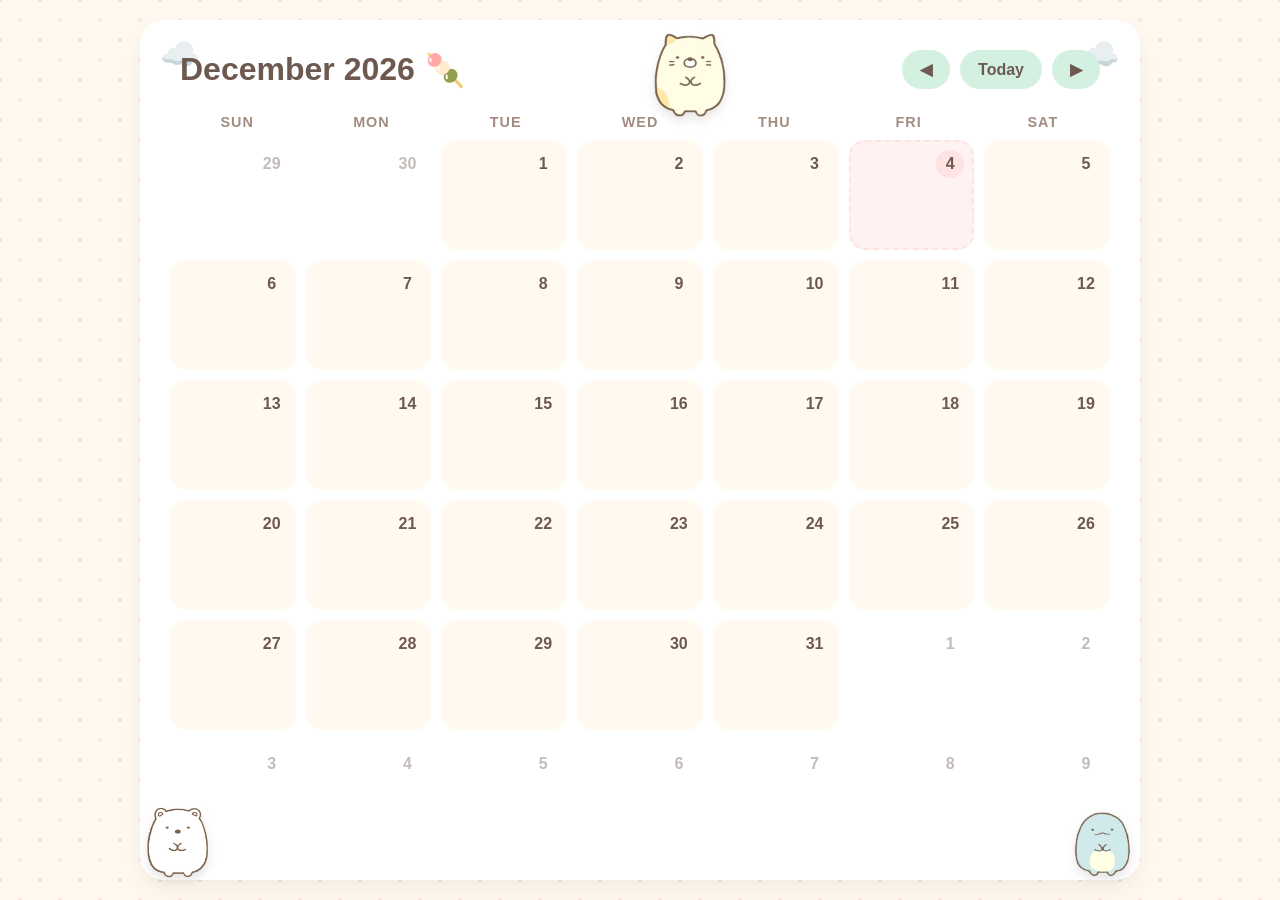
<file: index.html>
<!DOCTYPE html>
<html lang="en">
<head>
    <meta charset="UTF-8">
    <meta name="viewport" content="width=device-width, initial-scale=1.0">
    <title>Sumikko Calendar 🍡☁️</title>
    <!-- Link to external CSS file -->
    <link rel="stylesheet" href="style.css">
</head>
<body>

    <div class="app-container">

        <!-- Sumikko Gurashi Character Images -->
        <img src="./shirokuma.png" alt="Shirokuma" class="sumikko-mascot mascot-bottom-left">
        <img src="./tokage.png" alt="Tokage" class="sumikko-mascot mascot-bottom-right">
        <img src="./neko.png" alt="Neko" class="sumikko-mascot mascot-top-peek">

        <header>
            <div class="header-title">
                <span id="monthYearDisplay">Month Year</span> 🍡
            </div>
            <div class="header-nav">
                <button class="btn-nav" id="btnPrev">◀</button>
                <button class="btn-today" id="btnToday">Today</button>
                <button class="btn-nav" id="btnNext">▶</button>
            </div>
        </header>

        <div class="calendar-weekdays">
            <div>Sun</div><div>Mon</div><div>Tue</div><div>Wed</div><div>Thu</div><div>Fri</div><div>Sat</div>
        </div>

        <div class="calendar-grid" id="calendarGrid"></div>
    </div>

    <div class="modal-overlay" id="eventModal">
        <div class="modal-content">
            <div class="modal-header">
                <h3 id="modalTitle">🌟 Add New Event</h3>
                <button class="close-btn" id="btnCloseModal">✖</button>
            </div>

            <form id="eventForm">
                <input type="hidden" id="eventId">

                <div class="form-group">
                    <label for="eventTitle">Title</label>
                    <input type="text" id="eventTitle" class="form-control" placeholder="Tea party with Shirokuma..." required>
                </div>

                <div class="form-group" style="display: flex; gap: 10px;">
                    <div style="flex: 1;">
                        <label for="eventDate">Date</label>
                        <input type="date" id="eventDate" class="form-control" required>
                    </div>
                    <div style="flex: 1;">
                        <label for="eventTime">Time (Optional)</label>
                        <input type="time" id="eventTime" class="form-control">
                    </div>
                </div>

                <div class="form-group">
                    <label for="eventDesc">Description</label>
                    <textarea id="eventDesc" class="form-control" placeholder="Bring tapioca pearls..."></textarea>
                </div>

                <div class="form-group">
                    <label>Tag Color</label>
                    <div class="color-picker" id="colorPicker">
                        <div class="color-option selected" data-color="var(--baby-blue)" style="background-color: var(--baby-blue);"></div>
                        <div class="color-option" data-color="var(--blush-pink)" style="background-color: var(--blush-pink);"></div>
                        <div class="color-option" data-color="var(--mint-green)" style="background-color: var(--mint-green);"></div>
                        <div class="color-option" data-color="var(--butter-yellow)" style="background-color: var(--butter-yellow);"></div>
                        <div class="color-option" data-color="var(--lavender)" style="background-color: var(--lavender);"></div>
                    </div>
                </div>

                <div class="modal-actions">
                    <button type="button" class="btn btn-delete" id="btnDeleteEvent">Delete</button>
                    <button type="submit" class="btn btn-save" id="btnSaveEvent">Save 🐾</button>
                </div>
            </form>
        </div>
    </div>

    <!-- Link to external JS file -->
    <script src="script.js"></script>
</body>
</html>
</file>
<file: style.css>
/* =========================================
   Sumikko Gurashi Inspired Color Palette & CSS Variables
   ========================================= */
:root {
    --bg-color: #FFF9F0;         /* Soft Cream Background */
    --text-color: #6D5950;       /* Warm Dark Brown for text */
    --text-light: #A38C82;       /* Lighter brown for secondary text */
    --surface-color: #FFFFFF;    /* Pure white for containers */

    /* Pastel Palette */
    --mint-green: #D4F0E1;
    --blush-pink: #FFE2E2;
    --baby-blue: #D6E8EE;
    --lavender: #E4D8F3;
    --butter-yellow: #FFF3C7;

    /* UI Elements */
    --border-radius-lg: 24px;
    --border-radius-md: 16px;
    --border-radius-sm: 8px;
    --shadow: 0 10px 25px rgba(109, 89, 80, 0.08);
    --shadow-hover: 0 12px 30px rgba(109, 89, 80, 0.15);
    --transition: all 0.3s cubic-bezier(0.25, 0.8, 0.25, 1);
}

/* =========================================
   Global Styles & Typography
   ========================================= */
* {
    box-sizing: border-box;
    margin: 0;
    padding: 0;
}

body {
    /* Using standard rounded fallback fonts for zero external dependencies */
    font-family: "Varela Round", "Nunito", "Quicksand", "Comic Sans MS", "Arial Rounded MT Bold", sans-serif;
    background-color: var(--bg-color);
    color: var(--text-color);
    display: flex;
    justify-content: center;
    align-items: flex-start;
    min-height: 100vh;
    padding: 20px;
    background-image: 
        radial-gradient(var(--blush-pink) 2px, transparent 2px),
        radial-gradient(var(--baby-blue) 2px, transparent 2px);
    background-size: 40px 40px;
    background-position: 0 0, 20px 20px;
}

button {
    font-family: inherit;
    cursor: pointer;
    border: none;
    outline: none;
    color: var(--text-color);
    transition: var(--transition);
}

/* =========================================
   Main App Layout
   ========================================= */
.app-container {
    background-color: var(--surface-color);
    width: 100%;
    max-width: 1000px;
    border-radius: var(--border-radius-lg);
    box-shadow: var(--shadow);
    padding: 30px;
    position: relative;
    overflow: visible;
}

/* Cute Corner Decorations (CSS Only) */
.app-container::before, .app-container::after {
    content: "☁️";
    position: absolute;
    font-size: 2rem;
    opacity: 0.8;
    pointer-events: none;
    z-index: 1;
}
.app-container::before { top: 15px; left: 20px; }
.app-container::after { top: 15px; right: 20px; }

/* =========================================
   Header (Navigation & Title)
   ========================================= */
header {
    display: flex;
    justify-content: space-between;
    align-items: center;
    margin-bottom: 25px;
    padding: 0 10px;
    flex-wrap: wrap;
    gap: 15px;
    position: relative;
    z-index: 2;
}

.header-title {
    font-size: 2rem;
    font-weight: bold;
    color: var(--text-color);
    display: flex;
    align-items: center;
    gap: 10px;
}

.header-nav {
    display: flex;
    gap: 10px;
}

.btn-nav, .btn-today {
    background-color: var(--mint-green);
    padding: 10px 18px;
    border-radius: 20px;
    font-size: 1rem;
    font-weight: bold;
}

.btn-nav:hover, .btn-today:hover {
    transform: scale(1.05) translateY(-2px);
    box-shadow: var(--shadow);
    background-color: #BBEBD1;
}

.btn-nav:active, .btn-today:active {
    transform: scale(0.98);
}

/* =========================================
   Calendar Grid
   ========================================= */
.calendar-weekdays {
    display: grid;
    grid-template-columns: repeat(7, 1fr);
    text-align: center;
    font-weight: bold;
    color: var(--text-light);
    margin-bottom: 10px;
    font-size: 0.9rem;
    text-transform: uppercase;
    letter-spacing: 1px;
}

.calendar-grid {
    display: grid;
    grid-template-columns: repeat(7, 1fr);
    gap: 10px;
}

/* Day Cells */
.day {
    background-color: var(--bg-color);
    border-radius: var(--border-radius-md);
    min-height: 110px;
    padding: 8px;
    display: flex;
    flex-direction: column;
    cursor: pointer;
    transition: var(--transition);
    border: 2px solid transparent;
    position: relative;
    overflow: hidden;
}

.day:hover {
    transform: scale(1.02);
    box-shadow: var(--shadow);
    border-color: var(--blush-pink);
    z-index: 10;
}

.day-number {
    font-weight: bold;
    align-self: flex-end;
    margin-bottom: 5px;
    width: 28px;
    height: 28px;
    display: flex;
    justify-content: center;
    align-items: center;
    border-radius: 50%;
}

.day.overflow {
    opacity: 0.4;
    background-color: transparent;
}

.day.today .day-number {
    background-color: var(--blush-pink);
    color: var(--text-color);
}

.day.today {
    background-color: #FFF2F2;
    border: 2px dashed var(--blush-pink);
}

/* =========================================
   Events inside Calendar
   ========================================= */
.events-container {
    display: flex;
    flex-direction: column;
    gap: 4px;
    flex-grow: 1;
    overflow-y: auto;
    /* Hide scrollbar for cuteness but allow scroll */
    scrollbar-width: none; 
}
.events-container::-webkit-scrollbar {
    display: none;
}

.event-pill {
    font-size: 0.75rem;
    padding: 4px 8px;
    border-radius: var(--border-radius-sm);
    white-space: nowrap;
    overflow: hidden;
    text-overflow: ellipsis;
    box-shadow: 0 2px 4px rgba(0,0,0,0.05);
    transition: transform 0.2s;
    font-weight: bold;
}

.event-pill:hover {
    transform: scale(1.05);
}

/* =========================================
   Modal Form (Add/Edit Event)
   ========================================= */
.modal-overlay {
    position: fixed;
    top: 0; left: 0; width: 100%; height: 100%;
    background-color: rgba(109, 89, 80, 0.4);
    backdrop-filter: blur(4px);
    display: flex;
    justify-content: center;
    align-items: center;
    z-index: 100;
    opacity: 0;
    visibility: hidden;
    transition: var(--transition);
}

.modal-overlay.active {
    opacity: 1;
    visibility: visible;
}

.modal-content {
    background-color: var(--surface-color);
    width: 100%;
    max-width: 400px;
    border-radius: var(--border-radius-lg);
    padding: 30px;
    box-shadow: var(--shadow-hover);
    transform: translateY(30px) scale(0.95);
    transition: var(--transition);
    position: relative;
}

.modal-overlay.active .modal-content {
    transform: translateY(0) scale(1);
}

.modal-header {
    display: flex;
    justify-content: space-between;
    align-items: center;
    margin-bottom: 20px;
    font-size: 1.2rem;
    color: var(--text-color);
}

.close-btn {
    background: none;
    font-size: 1.5rem;
    color: var(--text-light);
    line-height: 1;
}
.close-btn:hover {
    color: var(--text-color);
    transform: rotate(90deg);
}

/* Form Inputs */
.form-group {
    margin-bottom: 15px;
}

.form-group label {
    display: block;
    margin-bottom: 5px;
    font-weight: bold;
    font-size: 0.9rem;
}

.form-control {
    width: 100%;
    padding: 10px 15px;
    border: 2px solid var(--bg-color);
    border-radius: var(--border-radius-md);
    font-family: inherit;
    color: var(--text-color);
    background-color: var(--bg-color);
    transition: border-color 0.2s;
}
.form-control:focus {
    outline: none;
    border-color: var(--baby-blue);
    background-color: var(--surface-color);
}

textarea.form-control {
    resize: none;
    height: 80px;
}

/* Color Picker Radios */
.color-picker {
    display: flex;
    gap: 10px;
    margin-top: 5px;
}

.color-option {
    width: 30px;
    height: 30px;
    border-radius: 50%;
    cursor: pointer;
    border: 3px solid transparent;
    transition: var(--transition);
}
.color-option.selected {
    border-color: var(--text-color);
    transform: scale(1.1);
}

/* Modal Buttons */
.modal-actions {
    display: flex;
    gap: 10px;
    margin-top: 25px;
}

.btn {
    flex: 1;
    padding: 12px;
    border-radius: var(--border-radius-md);
    font-weight: bold;
    font-size: 1rem;
}

.btn-save { background-color: var(--baby-blue); }
.btn-save:hover { background-color: #BBDDF0; }

.btn-delete { background-color: var(--blush-pink); display: none; }
.btn-delete:hover { background-color: #FFCACA; }

/* =========================================
   Sumikko Characters 
   ========================================= */
.sumikko-mascot {
    position: absolute;
    z-index: 10;
    width: 85px; 
    pointer-events: auto;
    transition: transform 0.3s cubic-bezier(0.175, 0.885, 0.32, 1.275);
    filter: drop-shadow(0 5px 5px rgba(109, 89, 80, 0.15));
}

.sumikko-mascot:hover {
    transform: scale(1.1) translateY(-5px);
}

/* Shirokuma shivering in the bottom left */
.mascot-bottom-left {
    bottom: -5px;
    left: -5px;
}

/* Tokage hiding in the bottom right */
.mascot-bottom-right {
    bottom: -5px;
    right: -5px;
}

/* Neko peeking over the top menu */
.mascot-top-peek {
    top: 5px;
    left: 50%;
    width: 100px;
}

/* =========================================
   Responsive Design
   ========================================= */
@media (max-width: 768px) {
    .app-container { padding: 15px; border-radius: 16px; }
    .header-title { font-size: 1.5rem; }
    .day { min-height: 80px; padding: 4px; }
    .day-number { width: 22px; height: 22px; font-size: 0.8rem; }
    .calendar-weekdays { font-size: 0.75rem; }
    .event-pill { font-size: 0.65rem; padding: 2px 4px; }
    .app-container::before, .app-container::after { display: none; }
}

@media (max-width: 480px) {
    .header-nav { width: 100%; justify-content: space-between; }
    .btn-nav, .btn-today { flex: 1; padding: 8px; font-size: 0.9rem; }
    .calendar-grid { gap: 4px; }
    .day { min-height: 70px; }
}
</file>
